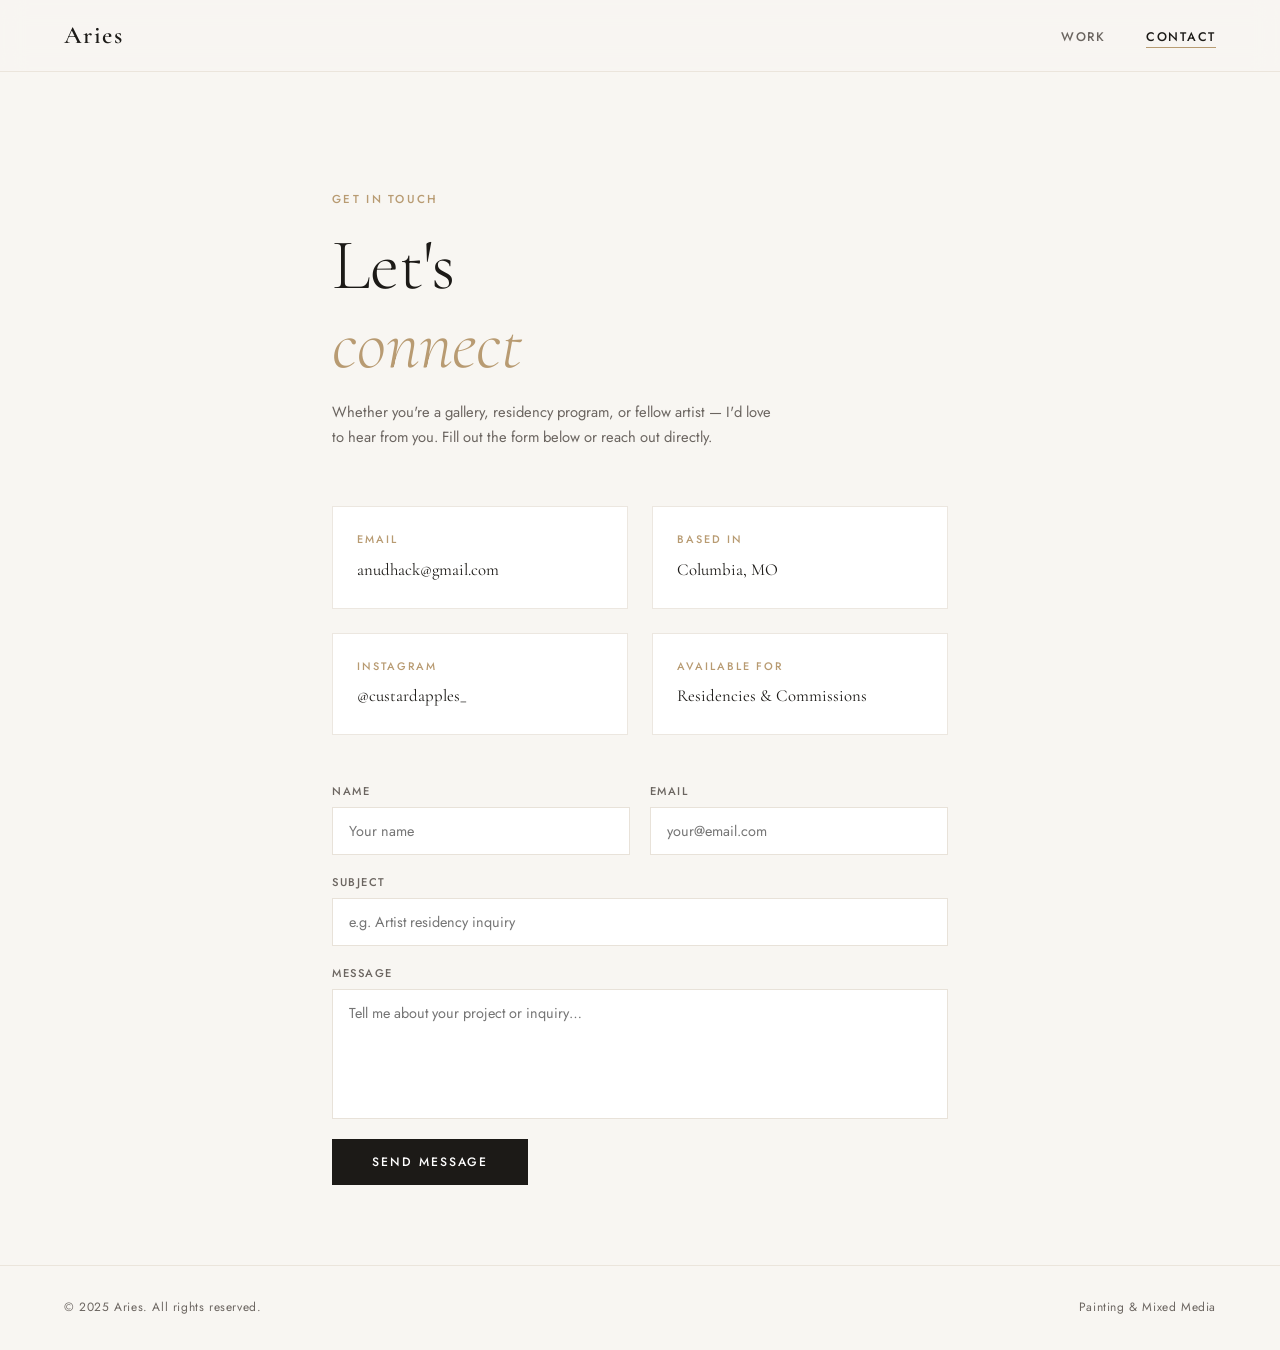
<file: contact.html>
<!DOCTYPE html>
<html lang="en">
<head>
  <meta charset="UTF-8" />
  <meta name="viewport" content="width=device-width, initial-scale=1.0" />
  <title>Aries — Contact</title>
  <link rel="preconnect" href="https://fonts.googleapis.com" />
  <link rel="preconnect" href="https://fonts.gstatic.com" crossorigin />
  <link href="https://fonts.googleapis.com/css2?family=Cormorant+Garamond:ital,wght@0,300;0,400;0,600;1,300;1,400&family=Jost:wght@300;400;500&display=swap" rel="stylesheet" />
  <link rel="stylesheet" href="style.css" />
</head>
<body>

  <!-- Navigation -->
  <nav>
    <a href="index.html" class="nav-brand">Aries</a>
    <ul class="nav-links">
      <li><a href="index.html">Work</a></li>
      <li><a href="contact.html" class="active">Contact</a></li>
    </ul>
  </nav>

  <main class="page">
    <div class="contact-wrap">

      <!-- Header -->
      <div class="contact-header">
        <p class="eyebrow animate-in">Get in touch</p>
        <h1 class="animate-in delay-1">Let's<br><em style="font-family: var(--font-display); font-style:italic; color: var(--accent);">connect</em></h1>
        <p class="animate-in delay-2">
          Whether you're a gallery, residency program, or fellow artist — I'd love to hear from you.
          Fill out the form below or reach out directly.
        </p>
      </div>

      <!-- Contact info blocks -->
      <div class="contact-blocks animate-in delay-2">
        <div class="contact-block">
          <div class="contact-block-label">Email</div>
          <div class="contact-block-value">
            <!-- Replace with your actual email address -->
            <a href="mailto:anudhack@gmail.com">anudhack@gmail.com</a>
          </div>
        </div>
        <div class="contact-block">
          <div class="contact-block-label">Based in</div>
          <div class="contact-block-value">Columbia, MO</div>
        </div>
        <div class="contact-block">
          <div class="contact-block-label">Instagram</div>
          <div class="contact-block-value">
            <!-- Replace with your actual Instagram handle -->
            <a href="https://instagram.com/custardapples_" target="_blank" rel="noopener">@custardapples_</a>
          </div>
        </div>
        <div class="contact-block">
          <div class="contact-block-label">Available for</div>
          <div class="contact-block-value">Residencies &amp; Commissions</div>
        </div>
      </div>

      <!-- Contact form -->
      <!--
        NOTE ON THE FORM:
        GitHub Pages only serves static files, so this form won't send email by itself.
        To make it functional, sign up for a free service like Formspree (formspree.io)
        and replace the action attribute below with your Formspree endpoint URL.
        Example: action="https://formspree.io/f/yourformid"
      -->
      <form class="contact-form animate-in delay-3"
            action="https://formspree.io/f/YOUR_FORM_ID"
            method="POST">

        <div class="form-row">
          <div class="form-field">
            <label for="name">Name</label>
            <input type="text" id="name" name="name" placeholder="Your name" required />
          </div>
          <div class="form-field">
            <label for="email">Email</label>
            <input type="email" id="email" name="email" placeholder="your@email.com" required />
          </div>
        </div>

        <div class="form-field">
          <label for="subject">Subject</label>
          <input type="text" id="subject" name="subject" placeholder="e.g. Artist residency inquiry" />
        </div>

        <div class="form-field">
          <label for="message">Message</label>
          <textarea id="message" name="message" placeholder="Tell me about your project or inquiry…" required></textarea>
        </div>

        <button type="submit" class="btn-submit">Send Message</button>

      </form>

    </div>
  </main>

  <!-- Footer -->
  <footer>
    <span>&copy; 2025 Aries. All rights reserved.</span>
    <span>Painting &amp; Mixed Media</span>
  </footer>

</body>
</html>
</file>
<file: style.css>
/* ── Reset & Base ── */
*, *::before, *::after { box-sizing: border-box; margin: 0; padding: 0; }

:root {
  --bg:        #f8f6f2;
  --bg-card:   #f0ede7;
  --ink:       #1c1a17;
  --ink-light: #6b6560;
  --accent:    #b89b72;
  --accent-2:  #d4bfa0;
  --white:     #ffffff;
  --gap:       clamp(1.5rem, 3vw, 2.5rem);
  --max-w:     1200px;
  --nav-h:     72px;

  --font-display: 'Cormorant Garamond', Georgia, serif;
  --font-body:    'Jost', sans-serif;
}

html { scroll-behavior: smooth; }

body {
  background: var(--bg);
  color: var(--ink);
  font-family: var(--font-body);
  font-size: 15px;
  line-height: 1.6;
  min-height: 100vh;
}

a { color: inherit; text-decoration: none; }
img { display: block; width: 100%; height: 100%; object-fit: cover; }

/* ── Navigation ── */
nav {
  position: fixed;
  top: 0; left: 0; right: 0;
  height: var(--nav-h);
  display: flex;
  align-items: center;
  justify-content: space-between;
  padding: 0 clamp(1.5rem, 5vw, 4rem);
  background: rgba(248, 246, 242, 0.90);
  backdrop-filter: blur(12px);
  -webkit-backdrop-filter: blur(12px);
  border-bottom: 1px solid rgba(180, 160, 130, 0.20);
  z-index: 100;
}

.nav-brand {
  font-family: var(--font-display);
  font-size: 1.55rem;
  font-weight: 600;
  letter-spacing: 0.06em;
  color: var(--ink);
}

.nav-links {
  display: flex;
  gap: 2.5rem;
  list-style: none;
}

.nav-links a {
  font-size: 0.78rem;
  font-weight: 500;
  letter-spacing: 0.14em;
  text-transform: uppercase;
  color: var(--ink-light);
  position: relative;
  padding-bottom: 2px;
  transition: color 0.2s;
}

.nav-links a::after {
  content: '';
  position: absolute;
  bottom: 0; left: 0;
  width: 0; height: 1px;
  background: var(--accent);
  transition: width 0.3s ease;
}

.nav-links a:hover,
.nav-links a.active {
  color: var(--ink);
}

.nav-links a:hover::after,
.nav-links a.active::after {
  width: 100%;
}

/* ── Page Wrapper ── */
.page {
  padding-top: var(--nav-h);
  min-height: 100vh;
}

/* ── Hero (Gallery page) ── */
.hero {
  padding: clamp(4rem, 8vw, 7rem) clamp(1.5rem, 5vw, 4rem) clamp(2.5rem, 4vw, 4rem);
  max-width: var(--max-w);
  margin: 0 auto;
}

.hero-eyebrow {
  font-size: 0.72rem;
  font-weight: 500;
  letter-spacing: 0.20em;
  text-transform: uppercase;
  color: var(--accent);
  margin-bottom: 1rem;
}

.hero-title {
  font-family: var(--font-display);
  font-size: clamp(3rem, 7vw, 6rem);
  font-weight: 300;
  line-height: 1.05;
  letter-spacing: -0.01em;
  color: var(--ink);
  max-width: 700px;
}

.hero-title em {
  font-style: italic;
  color: var(--accent);
}

.hero-sub {
  margin-top: 1.5rem;
  font-size: 0.88rem;
  color: var(--ink-light);
  letter-spacing: 0.03em;
  max-width: 400px;
}

/* ── Divider ── */
.divider {
  width: clamp(1.5rem, 5vw, 4rem);
  height: 1px;
  background: var(--accent-2);
  margin: 0 auto 3rem;
}

/* ── Gallery Grid ── */
.gallery-section {
  padding: 0 clamp(1.5rem, 5vw, 4rem) clamp(4rem, 8vw, 6rem);
  max-width: var(--max-w);
  margin: 0 auto;
}

.gallery-grid {
  display: grid;
  grid-template-columns: repeat(12, 1fr);
  grid-auto-rows: 260px;
  gap: 12px;
}

/* Varied sizing for visual rhythm */
.gallery-item:nth-child(1)  { grid-column: span 5; grid-row: span 2; }
.gallery-item:nth-child(2)  { grid-column: span 4; grid-row: span 1; }
.gallery-item:nth-child(3)  { grid-column: span 3; grid-row: span 1; }
.gallery-item:nth-child(4)  { grid-column: span 4; grid-row: span 1; }
.gallery-item:nth-child(5)  { grid-column: span 3; grid-row: span 2; }
.gallery-item:nth-child(6)  { grid-column: span 4; grid-row: span 1; }
.gallery-item:nth-child(7)  { grid-column: span 5; grid-row: span 1; }
.gallery-item:nth-child(8)  { grid-column: span 4; grid-row: span 2; }
.gallery-item:nth-child(9)  { grid-column: span 5; grid-row: span 1; }
.gallery-item:nth-child(10) { grid-column: span 3; grid-row: span 1; }

.gallery-item {
  position: relative;
  overflow: hidden;
  background: var(--bg-card);
  cursor: pointer;
}

.gallery-item img,
.gallery-placeholder {
  width: 100%;
  height: 100%;
  object-fit: cover;
  transition: transform 0.6s cubic-bezier(0.25, 0.46, 0.45, 0.94);
}

.gallery-placeholder {
  display: flex;
  align-items: center;
  justify-content: center;
}

.gallery-item:hover img,
.gallery-item:hover .gallery-placeholder {
  transform: scale(1.04);
}

.gallery-overlay {
  position: absolute;
  inset: 0;
  background: linear-gradient(to top, rgba(28,26,23,0.72) 0%, transparent 55%);
  opacity: 0;
  transition: opacity 0.4s ease;
  display: flex;
  align-items: flex-end;
  padding: 1.25rem 1.5rem;
}

.gallery-item:hover .gallery-overlay {
  opacity: 1;
}

.gallery-caption {
  color: var(--white);
}

.gallery-caption h3 {
  font-family: var(--font-display);
  font-size: 1.1rem;
  font-weight: 400;
  font-style: italic;
}

.gallery-caption span {
  font-size: 0.72rem;
  letter-spacing: 0.10em;
  text-transform: uppercase;
  opacity: 0.75;
}

/* ── Lightbox ── */
.lightbox {
  display: none;
  position: fixed;
  inset: 0;
  background: rgba(28, 26, 23, 0.92);
  z-index: 200;
  align-items: center;
  justify-content: center;
  padding: 2rem;
  cursor: zoom-out;
}

.lightbox.open {
  display: flex;
  animation: fadeIn 0.3s ease;
}

.lightbox img {
  max-width: 90vw;
  max-height: 88vh;
  width: auto;
  height: auto;
  object-fit: contain;
  cursor: default;
}

.lightbox-close {
  position: absolute;
  top: 1.5rem; right: 2rem;
  font-size: 1.8rem;
  color: rgba(255,255,255,0.7);
  cursor: pointer;
  line-height: 1;
  transition: color 0.2s;
}

.lightbox-close:hover { color: var(--white); }

/* ── Contact Page ── */
.contact-wrap {
  max-width: 680px;
  margin: 0 auto;
  padding: clamp(4rem, 8vw, 7rem) clamp(1.5rem, 5vw, 2rem) 5rem;
}

.contact-header {
  margin-bottom: 3.5rem;
}

.contact-header .eyebrow {
  font-size: 0.72rem;
  font-weight: 500;
  letter-spacing: 0.20em;
  text-transform: uppercase;
  color: var(--accent);
  margin-bottom: 1rem;
}

.contact-header h1 {
  font-family: var(--font-display);
  font-size: clamp(2.5rem, 6vw, 4.5rem);
  font-weight: 300;
  line-height: 1.1;
}

.contact-header p {
  margin-top: 1rem;
  color: var(--ink-light);
  font-size: 0.92rem;
  max-width: 440px;
  line-height: 1.7;
}

/* Contact Info blocks */
.contact-blocks {
  display: grid;
  grid-template-columns: 1fr 1fr;
  gap: 1.5rem;
  margin-bottom: 3rem;
}

.contact-block {
  padding: 1.5rem;
  border: 1px solid rgba(180, 160, 130, 0.25);
  background: var(--white);
}

.contact-block-label {
  font-size: 0.68rem;
  font-weight: 500;
  letter-spacing: 0.18em;
  text-transform: uppercase;
  color: var(--accent);
  margin-bottom: 0.5rem;
}

.contact-block-value {
  font-family: var(--font-display);
  font-size: 1.05rem;
  color: var(--ink);
}

.contact-block-value a {
  transition: color 0.2s;
}

.contact-block-value a:hover {
  color: var(--accent);
}

/* Contact form */
.contact-form {
  display: flex;
  flex-direction: column;
  gap: 1.2rem;
}

.form-row {
  display: grid;
  grid-template-columns: 1fr 1fr;
  gap: 1.2rem;
}

.form-field {
  display: flex;
  flex-direction: column;
  gap: 0.4rem;
}

.form-field label {
  font-size: 0.70rem;
  letter-spacing: 0.14em;
  text-transform: uppercase;
  color: var(--ink-light);
  font-weight: 500;
}

.form-field input,
.form-field textarea {
  background: var(--white);
  border: 1px solid rgba(180, 160, 130, 0.30);
  padding: 0.8rem 1rem;
  font-family: var(--font-body);
  font-size: 0.9rem;
  color: var(--ink);
  outline: none;
  transition: border-color 0.2s;
  resize: none;
}

.form-field input:focus,
.form-field textarea:focus {
  border-color: var(--accent);
}

.form-field textarea {
  height: 130px;
}

.btn-submit {
  align-self: flex-start;
  background: var(--ink);
  color: var(--white);
  border: none;
  padding: 0.9rem 2.5rem;
  font-family: var(--font-body);
  font-size: 0.76rem;
  font-weight: 500;
  letter-spacing: 0.16em;
  text-transform: uppercase;
  cursor: pointer;
  transition: background 0.2s, transform 0.15s;
}

.btn-submit:hover {
  background: var(--accent);
  transform: translateY(-1px);
}

/* ── Footer ── */
footer {
  border-top: 1px solid rgba(180, 160, 130, 0.20);
  padding: 2rem clamp(1.5rem, 5vw, 4rem);
  display: flex;
  justify-content: space-between;
  align-items: center;
  font-size: 0.75rem;
  color: var(--ink-light);
  letter-spacing: 0.05em;
}

/* ── Animations ── */
@keyframes fadeIn {
  from { opacity: 0; }
  to   { opacity: 1; }
}

@keyframes slideUp {
  from { opacity: 0; transform: translateY(24px); }
  to   { opacity: 1; transform: translateY(0); }
}

.animate-in {
  animation: slideUp 0.7s cubic-bezier(0.22, 1, 0.36, 1) forwards;
  opacity: 0;
}

.delay-1 { animation-delay: 0.1s; }
.delay-2 { animation-delay: 0.22s; }
.delay-3 { animation-delay: 0.34s; }

/* ── Responsive ── */
@media (max-width: 768px) {
  .gallery-grid {
    grid-template-columns: 1fr 1fr;
    grid-auto-rows: 200px;
  }

  .gallery-item:nth-child(n) {
    grid-column: span 1;
    grid-row: span 1;
  }

  .gallery-item:nth-child(1),
  .gallery-item:nth-child(5),
  .gallery-item:nth-child(8) {
    grid-column: span 2;
    grid-row: span 1;
  }

  .form-row { grid-template-columns: 1fr; }
  .contact-blocks { grid-template-columns: 1fr; }

  footer { flex-direction: column; gap: 0.5rem; text-align: center; }
}
</file>
